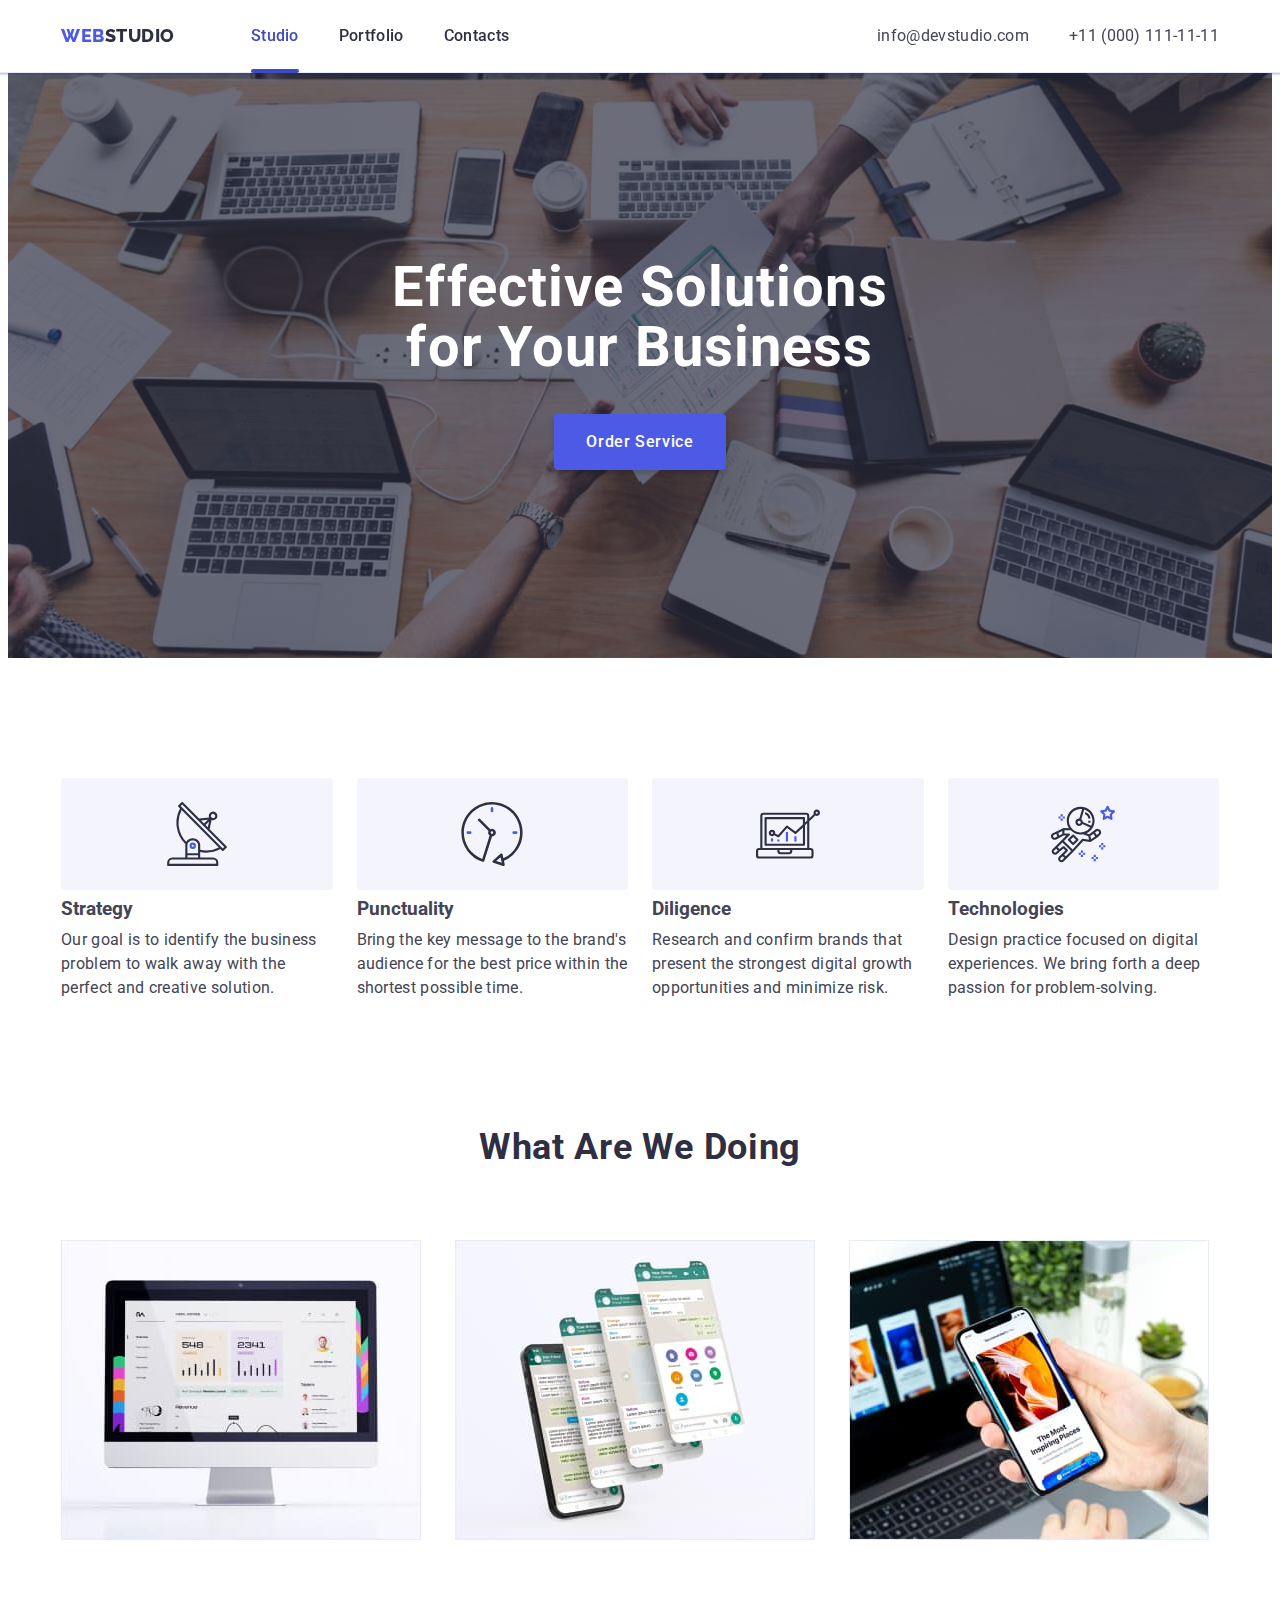
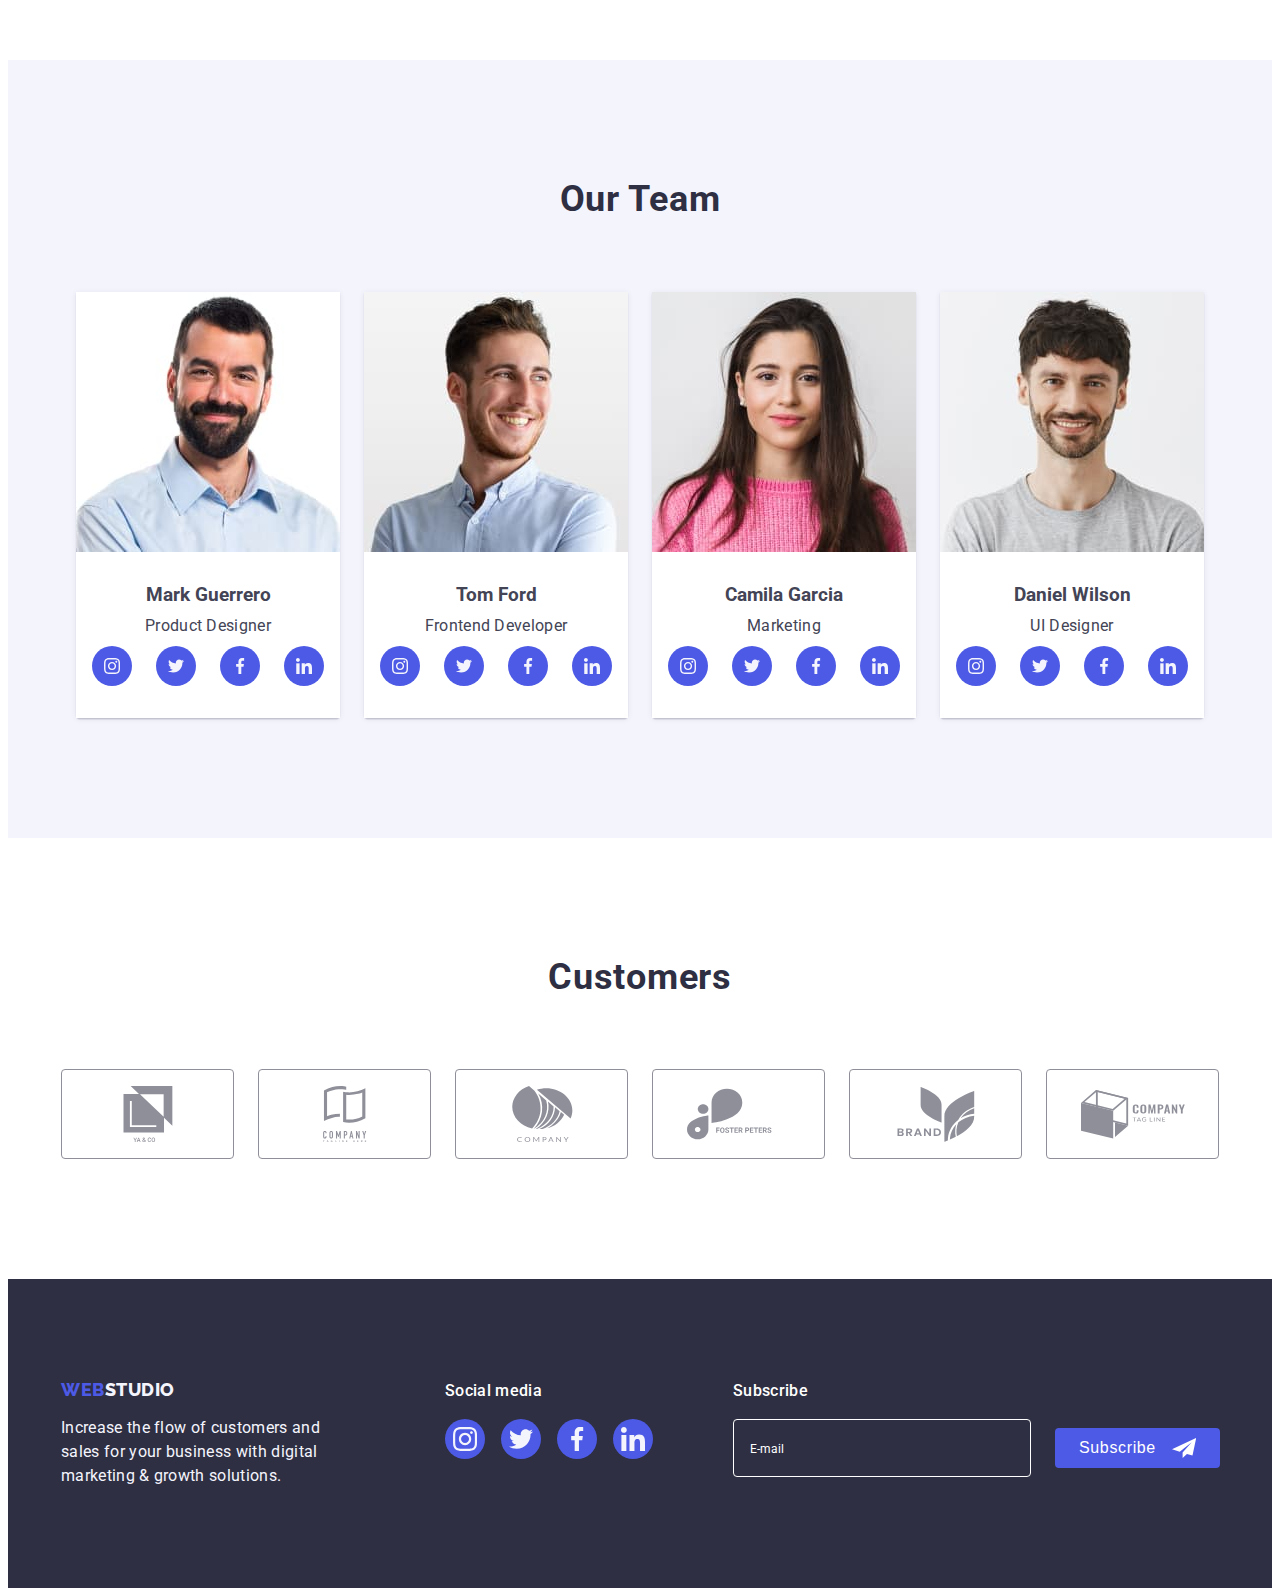
<file: index.html>
<!DOCTYPE html>
<html lang="en">
  <head>
    <meta charset="UTF-8" />
    <meta http-equiv="X-UA-Compatible" content="IE=edge" />
    <meta name="viewport" content="width=device-width, initial-scale=1.0" />
    <link rel="preconnect" href="https://fonts.googleapis.com" />
    <link rel="preconnect" href="https://fonts.gstatic.com" crossorigin />
    <link
      href="https://fonts.googleapis.com/css2?family=Raleway:wght@800&family=Roboto:wght@400;500;700;900&display=swap"
      rel="stylesheet"
    />
    <link
      rel="stylesheet"
      href="https://cdnjs.cloudflare.com/ajax/libs/modern-normalize/1.1.0/modern-normalize.min.css"
      integrity="sha512-wpPYUAdjBVSE4KJnH1VR1HeZfpl1ub8YT/NKx4PuQ5NmX2tKuGu6U/JRp5y+Y8XG2tV+wKQpNHVUX03MfMFn9Q=="
      crossorigin="anonymous"
      referrerpolicy="no-referrer"
    />
    <link rel="stylesheet" href="./css/styles.css" />
    <title>webstudio</title>
  </head>
  <body class="body">
    
    <!-- header -->
    <header class="header">
      <div class="container header-container">
        <nav class="navigation">
          <a class="logo link" href="./index.html"
            >Web<span class="studio">Studio</span></a
          >
          <ul class="list list-navigation">
            <li class="item-nav contact-nav-item">
              <a class="link link-nav active-nav" href="./index.html">Studio</a>
            </li>
            <li class="item-nav">
              <a class="link link-nav" href="./portfolio.html">Portfolio</a>
            </li>
            <li class="item-nav">
              <a class="link link-nav" href="">Contacts</a>
            </li>
          </ul>
        </nav>
        <button
          class="modal-open-btn js-open-menu"
          type="button"
          aria-expanded="false"
          aria-controls="mobile-menu"
        >
          <svg class="modal-open-btn-icon" width="32" height="32">
            <use href="./images/icons.svg#burger-icon"></use>
          </svg>
        </button>
        <address class="address">
          <ul class="list list-contact">
            <li class="item-contact">
              <a class="link link-contact" href="mailto:info@devstudio.com"
                >info@devstudio.com</a
              >
            </li>
            <li class="item-contact">
              <a class="link link-contact" href="tel:+110001111111"
                >+11 (000) 111-11-11</a
              >
            </li>
          </ul>
        </address>
        <div class="mobile-menu js-menu-container" id="mobile-menu">
          <div class="container mobile-menu-container">
            <button class="mobile-close-btn js-close-menu">
              <svg class="mobile-close-btn-icon" width="8" height="8">
                <use href="./images/icons.svg#vector-modal"></use>
              </svg>
            </button>
            <ul class="list list-menu">
              <li class="item-list-menu">
                <a class="link link-menu active-nav" href="./index.html">Studio</a>
              </li>
              <li class="item-list-menu">
                <a class="link link-menu" href="./portfolio.html">Portfolio</a>
              </li>
              <li class="item-list-menu">
                <a class="link link-menu" href="">Contacts</a>
              </li>
            </ul>
            <ul class="list contacts">
              <li class="item-contacts-tel">
                <a class="link link-contact link-tel active-nav" href="tel:+110001111111"
                  >+11 (000) 111-11-11</a
                >
              </li>
              <li class="item-contacts">
                <a
                  class="link link-contact link-email"
                  href="mailto:info@devstudio.com"
                  >info@devstudio.com</a
                >
              </li>
            </ul>
            <ul class="list mobile-social-list">
              <li class="mobile-social-list-item">
                <a class="mobile-social-link" href="">
                  <svg class="mobile-icon-social-link" width="24" height="24">
                    <use href="./images/icons.svg#icon-instagram"></use>
                  </svg>
                </a>
              </li>
              <li class="mobile-social-list-item">
                <a class="mobile-social-link" href="">
                  <svg class="mobile-icon-social-link" width="24" height="24">
                    <use href="./images/icons.svg#icon-twitter"></use>
                  </svg>
                </a>
              </li>
              <li class="mobile-social-list-item">
                <a class="mobile-social-link" href="">
                  <svg class="mobile-icon-social-link" width="24" height="24">
                    <use href="./images/icons.svg#icon-facebook"></use>
                  </svg>
                </a>
              </li>
              <li class="mobile-social-list-item">
                <a class="mobile-social-link" href="">
                  <svg class="mobile-icon-social-link" width="24" height="24">
                    <use href="./images/icons.svg#icon-linkedin"></use>
                  </svg>
                </a>
              </li>
            </ul>
          </div>
        </div>
      </div>
    </header>

    <main>
      <!-- hero -->
      <section class="hero">
        <div class="container hero-container">
          <h1 class="hero-title">Effective Solutions for Your Business</h1>
          <button class="hero-button" type="button" data-modal-open>
            Order Service
          </button>
        </div>
      </section>

      <!-- advantages -->

      <section class="advantages">
        <div class="container container-advantages">
          <h2 hidden class="title-hidden">Advantages</h2>
          <ul class="list list-advantages">
            <li class="list-item item-advantages">
              <div class="icon-container">
                <svg class="icon-advatages" width="64" height="64">
                  <use href="./images/icons.svg#icon-antenna"></use>
                </svg>
              </div>
              <h3 class="subtitle title-advantages">Strategy</h3>
              <p class="text">
                Our goal is to identify the business problem to walk away with
                the perfect and creative solution.
              </p>
            </li>
            <li class="list-item item-advantages">
              <div class="icon-container">
                <svg class="icon-advatages" width="64" height="64">
                  <use href="./images/icons.svg#icon-clock"></use>
                </svg>
              </div>
              <h3 class="subtitle title-advantages">Punctuality</h3>
              <p class="text">
                Bring the key message to the brand's audience for the best price
                within the shortest possible time.
              </p>
            </li>
            <li class="list-item item-advantages">
              <div class="icon-container">
                <svg class="icon-advatages" width="64" height="64">
                  <use href="./images/icons.svg#icon-diagram"></use>
                </svg>
              </div>
              <h3 class="subtitle title-advantages">Diligence</h3>
              <p class="text">
                Research and confirm brands that present the strongest digital
                growth opportunities and minimize risk.
              </p>
            </li>
            <li class="list-item item-advantages">
              <div class="icon-container">
                <svg class="icon-advatages" width="64" height="64">
                  <use href="./images/icons.svg#icon-astronaut"></use>
                </svg>
              </div>
              <h3 class="subtitle title-advantages">Technologies</h3>
              <p class="text">
                Design practice focused on digital experiences. We bring forth a
                deep passion for problem-solving.
              </p>
            </li>
          </ul>
        </div>
      </section>

      <!-- activity -->

      <section class="activity">
        <div class="container activity-container">
          <h2 class="section-title">What are we doing</h2>
          <ul class="list activity-list">
            <li class="item-activity">
              <img
                srcset="
                  ./images/desk-top-photo/comp.jpg    1x,
                  ./images/desk-top-photo/comp@2x.jpg 2x
                "
                src="./images/desk-top-photo/comp.jpg"
                alt="picture"
                width="360"
              />
            </li>
            <li class="item-activity">
              <img
                srcset="
                  ./images/desk-top-photo/phones.jpg    1x,
                  ./images/desk-top-photo/phones@2x.jpg 2x
                "
                src="./images/phones.jpg"
                alt="picture"
                width="360"
              />
            </li>
            <li class="item-activity">
              <img
                srcset="
                  ./images/desk-top-photo/telephone.jpg    1x,
                  ./images/desk-top-photo/telephone@2x.jpg 2x
                "
                src="./images/telephone.jpg"
                alt="picture"
                width="360"
              />
            </li>
          </ul>
        </div>
      </section>

      <!-- about team -->

      <section class="section-team">
        <div class="container">
          <h2 class="section-title">Our Team</h2>
          <ul class="list list-team">
            <li class="list-team-item">
              <img
                srcset="
                  ./images/desk-top-photo/mark1.jpg   1x,
                  ./images/desk-top-photo/mark@2x.jpg 2x
                "
                src="./images/desk-top-photo/mark1.jpg"
                alt="photo"
                width="264"
              />
              <div class="team-members">
                <h3 class="subtitle">Mark Guerrero</h3>
                <p class="text">Product Designer</p>
                <ul class="list social-list">
                  <li class="social-list-item">
                    <a class="social-link" href="">
                      <svg class="icon-social-link" width="16" height="16">
                        <use
                          class="icon-social-link"
                          href="./images/icons.svg#icon-instagram"
                        ></use>
                      </svg>
                    </a>
                  </li>
                  <li class="social-list-item">
                    <a class="social-link" href="">
                      <svg class="icon-social-link" width="16" height="16">
                        <use href="./images/icons.svg#icon-twitter"></use>
                      </svg>
                    </a>
                  </li>
                  <li class="social-list-item">
                    <a class="social-link" href="">
                      <svg class="icon-social-link" width="16" height="16">
                        <use href="./images/icons.svg#icon-facebook"></use>
                      </svg>
                    </a>
                  </li>
                  <li class="social-list-item">
                    <a class="social-link" href="">
                      <svg class="icon-social-link" width="16" height="16">
                        <use href="./images/icons.svg#icon-linkedin"></use>
                      </svg>
                    </a>
                  </li>
                </ul>
              </div>
            </li>
            <li class="list-team-item">
              <img
                srcset="
                  ./images/desk-top-photo/tom1.jpg   1x,
                  ./images/desk-top-photo/tom@2x.jpg 2x
                "
                src="./images/desk-top-photo/tom1.jpg"
                alt="photo"
                width="264"
              />
              <div class="team-members">
                <h3 class="subtitle">Tom Ford</h3>
                <p class="text">Frontend Developer</p>
                <ul class="list social-list">
                  <li class="social-list-item">
                    <a class="social-link" href="">
                      <svg class="icon-social-link" width="16" height="16">
                        <use
                          class="icon-social-link"
                          href="./images/icons.svg#icon-instagram"
                        ></use>
                      </svg>
                    </a>
                  </li>
                  <li class="social-list-item">
                    <a class="social-link" href="">
                      <svg class="icon-social-link" width="16" height="16">
                        <use href="./images/icons.svg#icon-twitter"></use>
                      </svg>
                    </a>
                  </li>
                  <li class="social-list-item">
                    <a class="social-link" href="">
                      <svg class="icon-social-link" width="16" height="16">
                        <use href="./images/icons.svg#icon-facebook"></use>
                      </svg>
                    </a>
                  </li>
                  <li class="social-list-item">
                    <a class="social-link" href="">
                      <svg class="icon-social-link" width="16" height="16">
                        <use href="./images/icons.svg#icon-linkedin"></use>
                      </svg>
                    </a>
                  </li>
                </ul>
              </div>
            </li>
            <li class="list-team-item">
              <img
                srcset="
                  ./images/desk-top-photo/camila1.jpg   1x,
                  ./images/desk-top-photo/camila@2x.jpg 2x
                "
                src="./images/desk-top-photo/camila1.jpg"
                alt="photo"
                width="264"
              />

              <div class="team-members">
                <h3 class="subtitle">Camila Garcia</h3>
                <p class="text">Marketing</p>
                <ul class="list social-list">
                  <li class="social-list-item">
                    <a class="social-link" href="">
                      <svg class="icon-social-link" width="16" height="16">
                        <use
                          class="icon-social-link"
                          href="./images/icons.svg#icon-instagram"
                        ></use>
                      </svg>
                    </a>
                  </li>
                  <li class="social-list-item">
                    <a class="social-link" href="">
                      <svg class="icon-social-link" width="16" height="16">
                        <use href="./images/icons.svg#icon-twitter"></use>
                      </svg>
                    </a>
                  </li>
                  <li class="social-list-item">
                    <a class="social-link" href="">
                      <svg class="icon-social-link" width="16" height="16">
                        <use href="./images/icons.svg#icon-facebook"></use>
                      </svg>
                    </a>
                  </li>
                  <li class="social-list-item">
                    <a class="social-link" href="">
                      <svg class="icon-social-link" width="16" height="16">
                        <use href="./images/icons.svg#icon-linkedin"></use>
                      </svg>
                    </a>
                  </li>
                </ul>
              </div>
            </li>
            <li class="list-team-item">
              <img
                srcset="
                  ./images/desk-top-photo/daniel1.jpg   1x,
                  ./images/desk-top-photo/daniel@2x.jpg 2x
                "
                src="./images/desk-top-photo/daniel1.jpg"
                alt="photo"
                width="264"
              />
              <div class="team-members">
                <h3 class="subtitle">Daniel Wilson</h3>
                <p class="text">UI Designer</p>
                <ul class="list social-list">
                  <li class="social-list-item">
                    <a class="social-link" href="">
                      <svg class="icon-social-link" width="16" height="16">
                        <use
                          class="icon-social-link"
                          href="./images/icons.svg#icon-instagram"
                        ></use>
                      </svg>
                    </a>
                  </li>
                  <li class="social-list-item">
                    <a class="social-link" href="">
                      <svg class="icon-social-link" width="16" height="16">
                        <use href="./images/icons.svg#icon-twitter"></use>
                      </svg>
                    </a>
                  </li>
                  <li class="social-list-item">
                    <a class="social-link" href="">
                      <svg class="icon-social-link" width="16" height="16">
                        <use href="./images/icons.svg#icon-facebook"></use>
                      </svg>
                    </a>
                  </li>
                  <li class="social-list-item">
                    <a class="social-link" href="">
                      <svg class="icon-social-link" width="16" height="16">
                        <use href="./images/icons.svg#icon-linkedin"></use>
                      </svg>
                    </a>
                  </li>
                </ul>
              </div>
            </li>
          </ul>
        </div>
      </section>

      <!-- customers -->

      <section class="section-customers">
        <div class="container customers-container">
          <h2 class="section-title customers">Customers</h2>
          <ul class="list list-customers">
            <li class="item-list-customers">
              <a class="link-customers link" href="">
                <svg class="icon-customers" width="104" height="56">
                  <use href="./images/icons.svg#group"></use>
                </svg>
              </a>
            </li>
            <li class="item-list-customers">
              <a class="link-customers" href="">
                <svg class="icon-customers" width="104" height="56">
                  <use href="./images/icons.svg#group-1"></use>
                </svg>
              </a>
            </li>
            <li class="item-list-customers">
              <a class="link-customers" href="">
                <svg class="icon-customers" width="104" height="56">
                  <use href="./images/icons.svg#group-2"></use>
                </svg>
              </a>
            </li>
            <li class="item-list-customers">
              <a class="link-customers" href="">
                <svg class="icon-customers" width="104" height="56">
                  <use href="./images/icons.svg#group-3"></use>
                </svg>
              </a>
            </li>
            <li class="item-list-customers">
              <a class="link-customers" href="">
                <svg class="icon-customers" width="104" height="56">
                  <use href="./images/icons.svg#group-4"></use>
                </svg>
              </a>
            </li>
            <li class="item-list-customers">
              <a class="link-customers" href="">
                <svg class="icon-customers" width="104" height="56">
                  <use href="./images/icons.svg#group-5"></use>
                </svg>
              </a>
            </li>
          </ul>
        </div>
      </section>
    </main>
    <!-- ===footer====== -->

    <footer class="footer">
      <div class="container container-footer">
        <div class="logo-footer">
          <a class="logo link logo-link" href="./index.html"
            >Web<span class="studio-footer">Studio</span>
          </a>
          <p class="text-footer">
            Increase the flow of customers and sales for your business with
            digital marketing & growth solutions.
          </p>
        </div>
        <div class="social-media">
          <p class="subtitle-footer">Social media</p>
          <ul class="list footer-social-list">
            <li class="item-footer-social-list">
              <a class="link-footer-social-list" href="">
                <svg class="icon-footer-social-list" width="24" height="24">
                  <use href="./images/icons.svg#icon-instagram"></use>
                </svg>
              </a>
            </li>
            <li class="item-footer-social-list">
              <a class="link-footer-social-list" href="">
                <svg class="icon-footer-social-list" width="24" height="24">
                  <use href="./images/icons.svg#icon-twitter"></use>
                </svg>
              </a>
            </li>
            <li class="item-footer-social-list">
              <a class="link-footer-social-list" href="">
                <svg class="icon-footer-social-list" width="24" height="24">
                  <use href="./images/icons.svg#icon-facebook"></use>
                </svg>
              </a>
            </li>
            <li class="item-footer-social-list">
              <a class="link-footer-social-list" href="">
                <svg class="icon-footer-social-list" width="24" height="24">
                  <use href="./images/icons.svg#icon-linkedin"></use>
                </svg>
              </a>
            </li>
          </ul>
        </div>
        <form class="subscribe-form">
          <p class="subtitle-footer">Subscribe</p>
          <div class="subscribe-container">
            <label class="subscribe-label">
              <input
                class="useremail-input"
                type="email"
                name="useremail"
                placeholder="E-mail"
                required
              />
            </label>
            <button class="subscribe-button" type="submit">
              Subscribe
              <svg class="subscribe-icon" width="24" height="24">
                <use href="./images/icons.svg#telegram"></use>
              </svg>
            </button>
          </div>
        </form>
      </div>
    </footer>

    <!-- =====modal-window==== -->

    <div class="backdrop is-hidden" data-modal>
      <div class="modal-window">
        <button class="modal-close-btm" type="button" data-modal-close>
          <svg class="modal-icon" width="8" height="8">
            <use href="./images/icons.svg#vector-modal"></use>
          </svg>
        </button>
        <form class="modal-form">
          <p class="title-modal">
            Leave your contacts and we will call you back
          </p>
          <label class="modal-active-field">
            <span class="text-modal">Name</span>
            <span class="wrap-modal-icon">
              <input
                class="modal-form-input"
                type="text"
                name="username"
                autofocus
                required
                minlength="2"
              />
              <svg class="icon-contact" width="12" height="12">
                <use href="./images/icons.svg#name"></use>
              </svg>
            </span>
          </label>
          <label class="modal-active-field">
            <span class="text-modal">Phone</span>
            <span class="wrap-modal-icon">
              <input
                class="modal-form-input"
                type="tel"
                name="usertel"
                required
                pattern="^[0-9]"
                title="xxx-xxx-xx-xx"
              />
              <svg class="icon-contact" width="13" height="13">
                <use href="./images/icons.svg#tel"></use>
              </svg>
            </span>
          </label>
          <label class="modal-active-field">
            <span class="text-modal">Email</span>
            <span class="wrap-modal-icon">
              <input class="modal-form-input" type="email" name="useremail" />
              <svg class="icon-contact" width="15" height="12">
                <use href="./images/icons.svg#email"></use>
              </svg>
            </span>
          </label>
          <label>
            <span class="text-modal">Comment</span>
            <textarea
              class="modal-form-message"
              name="usermessage"
              placeholder="Text input"
            ></textarea>
          </label>
          <input
            class="hidden-checkbox"
            type="checkbox"
            name="checkbox"
            id="privacy-policy"
          />
          <label class="modal-checkbox" for="privacy-policy">
            <svg class="icon-agree" width="10" height="8">
              <use href="./images/icons.svg#agree"></use>
            </svg>
            I accept the terms and conditions of the
            <a class="link-modal" href="">&nbsp;Privacy Policy </a>
          </label>
          <button class="button-send" type="submit">Send</button>
        </form>
      </div>
    </div>
    <script defer src="./js/modal.js"></script>
    <script defer src="./js/mobile-menu.js"></script>
  </body>
</html>
</file>
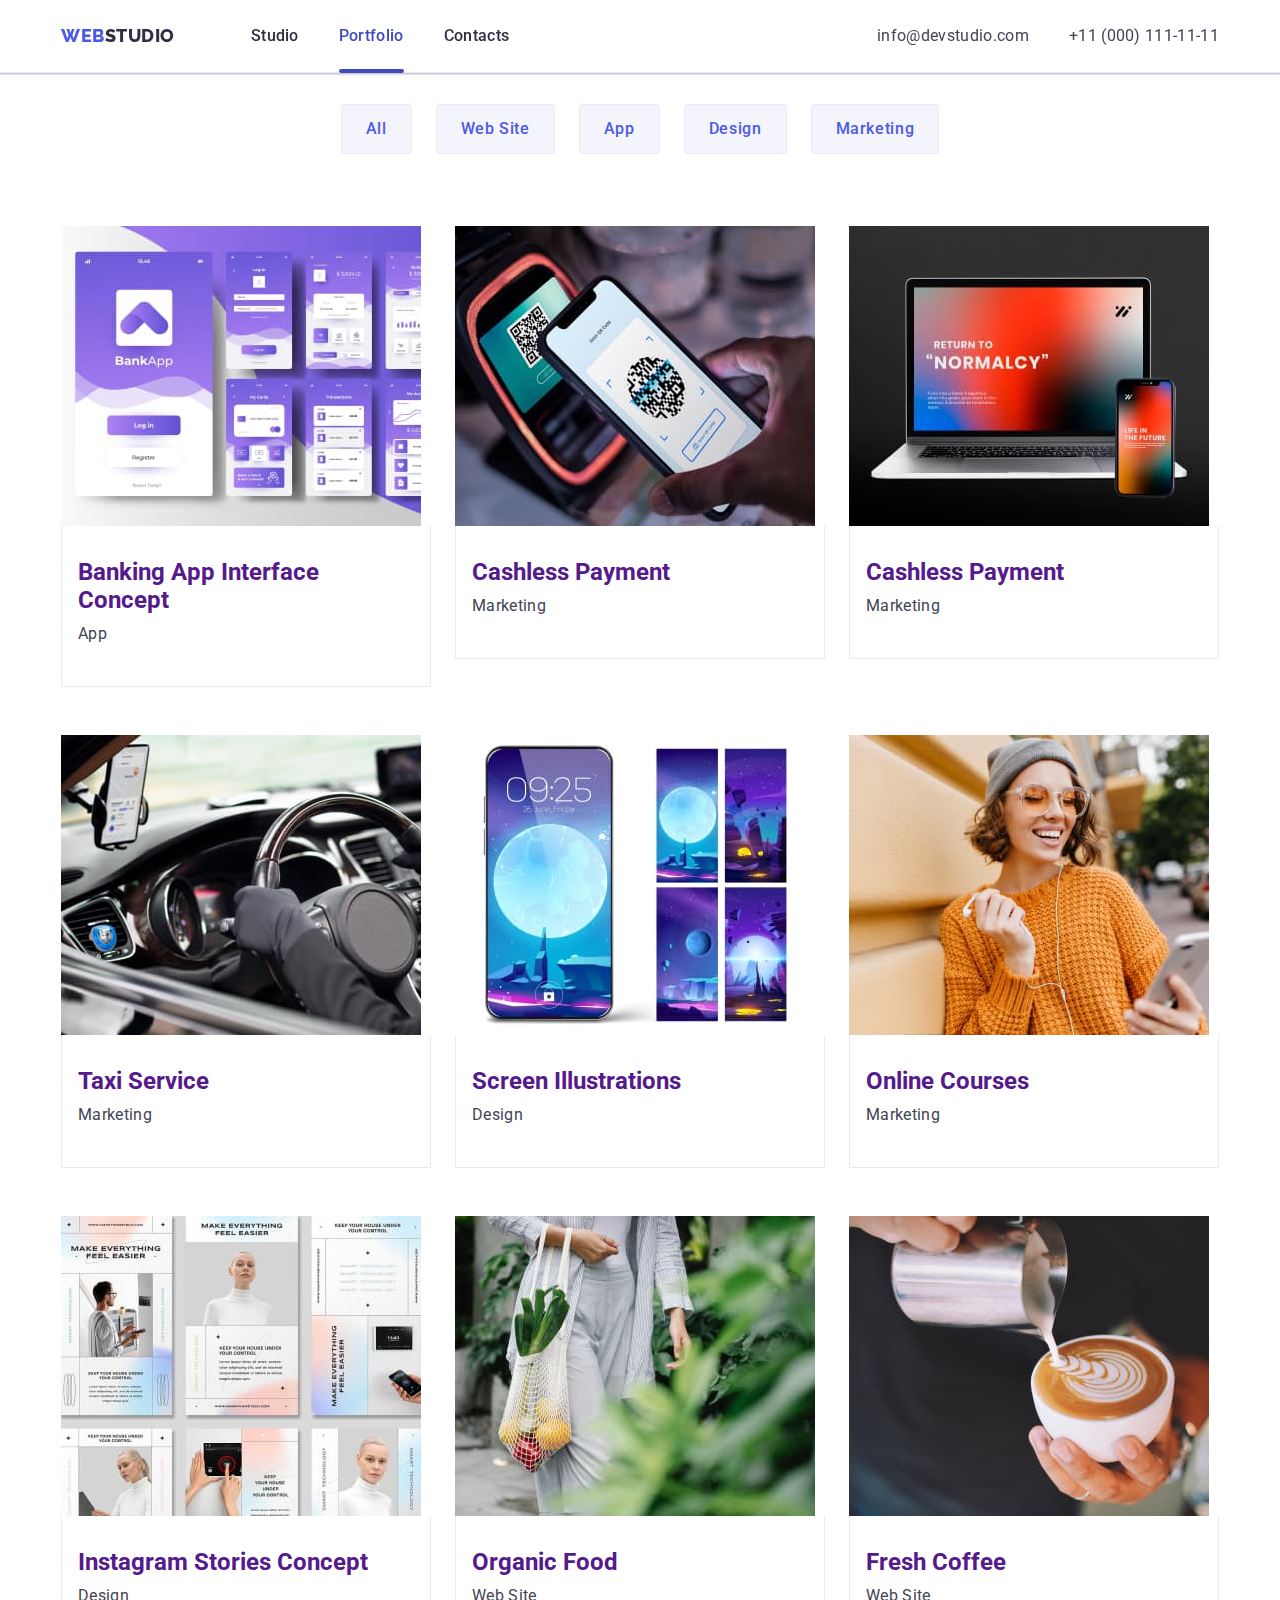
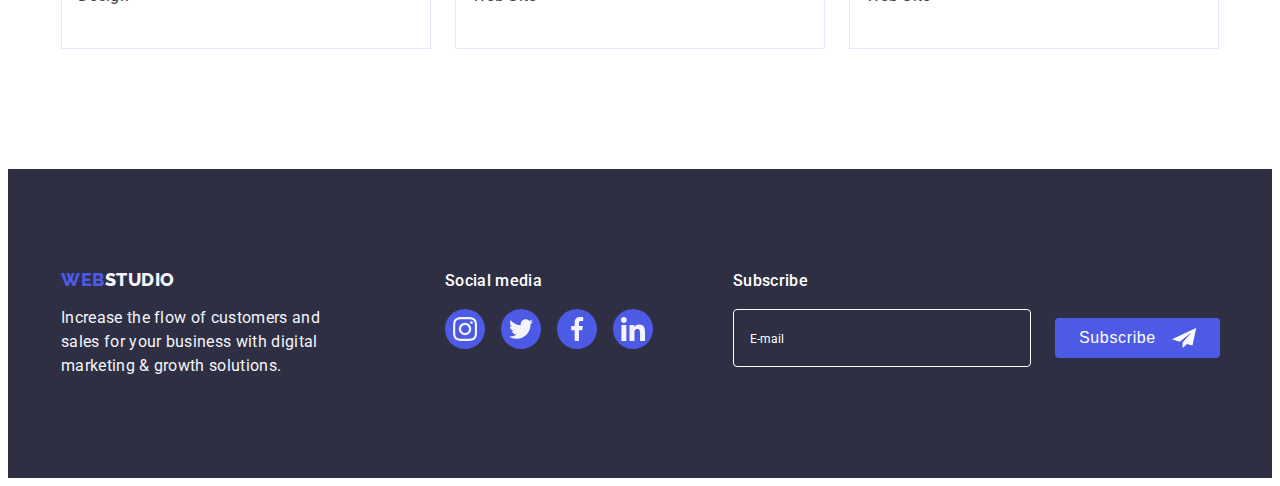
<file: portfolio.html>
<!DOCTYPE html>
<html lang="en">
  <head>
    <meta charset="UTF-8" />
    <meta http-equiv="X-UA-Compatible" content="IE=edge" />
    <meta name="viewport" content="width=device-width, initial-scale=1.0" />
    <link rel="preconnect" href="https://fonts.googleapis.com" />
    <link rel="preconnect" href="https://fonts.gstatic.com" crossorigin />
    <link
      href="https://fonts.googleapis.com/css2?family=Raleway:wght@800&family=Roboto:wght@400;500;700;900&display=swap"
      rel="stylesheet"
    />
    <link
      rel="stylesheet"
      href="https://cdnjs.cloudflare.com/ajax/libs/modern-normalize/1.1.0/modern-normalize.min.css"
      integrity="sha512-wpPYUAdjBVSE4KJnH1VR1HeZfpl1ub8YT/NKx4PuQ5NmX2tKuGu6U/JRp5y+Y8XG2tV+wKQpNHVUX03MfMFn9Q=="
      crossorigin="anonymous"
      referrerpolicy="no-referrer"
    />
    <link rel="stylesheet" href="css/styles.css" />
    <title>Portfolio</title>
  </head>
  <body class="body body_portfolio">
    <!-- header -->
    <header class="header">
      <div class="container header-container">
        <nav class="navigation">
          <a class="logo link" href="./index.html"
            >Web<span class="studio">Studio</span>
          </a>
          <ul class="list list-navigation">
            <li class="item-nav">
              <a class="link link-nav" href="./index.html">Studio</a>
            </li>
            <li class="item-nav">
              <a class="link link-nav active-nav" href="./portfolio.html"
                >Portfolio</a
              >
            </li>
            <li class="item-nav">
              <a class="link link-nav" href="">Contacts</a>
            </li>
          </ul>
        </nav>
        <address class="address">
          <ul class="list list-contact">
            <li class="item-contact">
              <a class="link link-contact" href="mailto:info@devstudio.com"
                >info@devstudio.com</a
              >
            </li>
            <li class="item-contact">
              <a class="link link-contact" href="tel:+110001111111"
                >+11 (000) 111-11-11</a
              >
            </li>
          </ul>
        </address>
      </div>
    </header>
    <main>
      <section class="portfolio">
        <!--==== buttons====== -->
        <div class="container">
          <h1 hidden>Portfolio</h1>

          <ul class="list list-button">
            <li class="item-button">
              <button class="button-portfolio" type="button">All</button>
            </li>
            <li class="item-button">
              <button class="button-portfolio" type="button">Web Site</button>
            </li>
            <li class="item-button">
              <button class="button-portfolio" type="button">App</button>
            </li>
            <li class="item-button">
              <button class="button-portfolio" type="button">Design</button>
            </li>
            <li class="item-button">
              <button class="button-portfolio" type="button">Marketing</button>
            </li>
          </ul>

          <!-- ====filtres ==== -->
          <ul class="list list-portfolio">
            <li class="item-list-portfolio">
              <a class="link link-portfolio" href="">
                <div class="card-wrap">
                  <img
                    src="./images/portfolio-photo/add.jpg"
                    alt="picture"
                    width="360"
                    height="300"
                  />
                  <p class="text-card">
                    14 Stylish and User-Friendly App Design Concepts · Task
                    Manager App · Calorie Tracker App · Exotic Fruit Ecommerce
                    App · Cloud Storage App
                  </p>
                </div>

                <div class="category">
                  <h2 class="subtitle">Banking App Interface Concept</h2>
                  <p class="text text-portfolio">App</p>
                </div>
              </a>
            </li>
            <li class="item-list-portfolio">
              <a class="link link-portfolio" href="">
                <div class="card-wrap">
                  <img
                    src="./images/portfolio-photo/cachless-pay.jpg"
                    alt="picture"
                    width="360"
                    height="300"
                  />
                  <p class="text-card">
                    14 Stylish and User-Friendly App Design Concepts · Task
                    Manager App · Calorie Tracker App · Exotic Fruit Ecommerce
                    App · Cloud Storage App
                  </p>
                </div>

                <div class="category">
                  <h2 class="subtitle">Cashless Payment</h2>
                  <p class="text text-portfolio">Marketing</p>
                </div>
              </a>
            </li>
            <li class="item-list-portfolio">
              <a class="link link-portfolio" href="">
                <div class="card-wrap">
                  <img
                    src="./images/portfolio-photo/meditations.jpg"
                    alt="picture"
                    width="360"
                    height="300"
                  />
                  <p class="text-card">
                    14 Stylish and User-Friendly App Design Concepts · Task
                    Manager App · Calorie Tracker App · Exotic Fruit Ecommerce
                    App · Cloud Storage App
                  </p>
                </div>

                <div class="category">
                  <h2 class="subtitle">Cashless Payment</h2>
                  <p class="text text-portfolio">Marketing</p>
                </div>
              </a>
            </li>
            <li class="item-list-portfolio">
              <a class="link link-portfolio" href="">
                <div class="card-wrap">
                  <img
                    src="./images/portfolio-photo/taxi.jpg"
                    alt="picture"
                    width="360"
                    height="300"
                  />
                  <p class="text-card">
                    14 Stylish and User-Friendly App Design Concepts · Task
                    Manager App · Calorie Tracker App · Exotic Fruit Ecommerce
                    App · Cloud Storage App
                  </p>
                </div>

                <div class="category">
                  <h2 class="subtitle">Taxi Service</h2>
                  <p class="text text-portfolio">Marketing</p>
                </div>
              </a>
            </li>
            <li class="item-list-portfolio">
              <a class="link link-portfolio" href="">
                <div class="card-wrap">
                  <img
                    src="./images/portfolio-photo/illustrations.jpg"
                    alt="picture"
                    width="360"
                    height="300"
                  />
                  <p class="text-card">
                    14 Stylish and User-Friendly App Design Concepts · Task
                    Manager App · Calorie Tracker App · Exotic Fruit Ecommerce
                    App · Cloud Storage App
                  </p>
                </div>

                <div class="category">
                  <h2 class="subtitle">Screen Illustrations</h2>
                  <p class="text text-portfolio">Design</p>
                </div>
              </a>
            </li>
            <li class="item-list-portfolio">
              <a class="link link-portfolio" href="">
                <div class="card-wrap">
                  <img
                    src="./images/portfolio-photo/online-courses.jpg"
                    alt="picture"
                    width="360"
                    height="300"
                  />
                  <p class="text-card">
                    14 Stylish and User-Friendly App Design Concepts · Task
                    Manager App · Calorie Tracker App · Exotic Fruit Ecommerce
                    App · Cloud Storage App
                  </p>
                </div>

                <div class="category">
                  <h2 class="subtitle">Online Courses</h2>
                  <p class="text text-portfolio">Marketing</p>
                </div>
              </a>
            </li>
            <li class="item-list-portfolio">
              <a class="link link-portfolio" href="">
                <div class="card-wrap">
                  <img
                    src="./images/portfolio-photo/instagram.jpg"
                    alt="picture"
                    width="360"
                    height="300"
                  />
                  <p class="text-card">
                    14 Stylish and User-Friendly App Design Concepts · Task
                    Manager App · Calorie Tracker App · Exotic Fruit Ecommerce
                    App · Cloud Storage App
                  </p>
                </div>

                <div class="category">
                  <h2 class="subtitle">Instagram Stories Concept</h2>
                  <p class="text text-portfolio">Design</p>
                </div>
              </a>
            </li>
            <li class="item-list-portfolio">
              <a class="link link-portfolio" href="">
                <div class="card-wrap">
                  <img
                    src="./images/portfolio-photo/organic-food.jpg"
                    alt="picture"
                    width="360"
                    height="300"
                  />
                  <p class="text-card">
                    14 Stylish and User-Friendly App Design Concepts · Task
                    Manager App · Calorie Tracker App · Exotic Fruit Ecommerce
                    App · Cloud Storage App
                  </p>
                </div>
                <div class="category">
                  <h2 class="subtitle">Organic Food</h2>
                  <p class="text text-portfolio">Web Site</p>
                </div>
              </a>
            </li>
            <li class="item-list-portfolio">
              <a class="link link-portfolio" href="">
                <div class="card-wrap">
                  <img
                    src="./images/portfolio-photo/coffee.jpg"
                    alt="picture"
                    width="360"
                    height="300"
                  />
                  <p class="text-card">
                    14 Stylish and User-Friendly App Design Concepts · Task
                    Manager App · Calorie Tracker App · Exotic Fruit Ecommerce
                    App · Cloud Storage App
                  </p>
                </div>
                <div class="category">
                  <h2 class="subtitle">Fresh Coffee</h2>
                  <p class="text text-portfolio">Web Site</p>
                </div>
              </a>
            </li>
          </ul>
        </div>
      </section>
    </main>
    <!-- ===footer=== -->
    <footer class="footer">
      <div class="container container-footer">
        <div class="logo-footer">
          <a class="logo link logo-link" href="./index.html"
            >Web<span class="studio-footer">Studio</span>
          </a>
          <p class="text-footer">
            Increase the flow of customers and sales for your business with
            digital marketing & growth solutions.
          </p>
        </div>
        <div class="social-media">
          <p class="subtitle-footer">Social media</p>
          <ul class="list footer-social-list">
            <li class="item-footer-social-list">
              <a class="link-footer-social-list" href="">
                <svg class="icon-footer-social-list" width="24" height="24">
                  <use href="./images/icons.svg#icon-instagram"></use>
                </svg>
              </a>
            </li>
            <li class="item-footer-social-list">
              <a class="link-footer-social-list" href="">
                <svg class="icon-footer-social-list" width="24" height="24">
                  <use href="./images/icons.svg#icon-twitter"></use>
                </svg>
              </a>
            </li>
            <li class="item-footer-social-list">
              <a class="link-footer-social-list" href="">
                <svg class="icon-footer-social-list" width="24" height="24">
                  <use href="./images/icons.svg#icon-facebook"></use>
                </svg>
              </a>
            </li>
            <li class="item-footer-social-list">
              <a class="link-footer-social-list" href="">
                <svg class="icon-footer-social-list" width="24" height="24">
                  <use href="./images/icons.svg#icon-linkedin"></use>
                </svg>
              </a>
            </li>
          </ul>
        </div>
        <form class="subscribe-form">
          <p class="subtitle-footer">Subscribe</p>
          <div class="subscribe-container">
            <label class="subscribe-label">
              <input
                class="useremail-input"
                type="email"
                name="useremail"
                placeholder="E-mail"
                required
              />
            </label>
            <button class="subscribe-button" type="submit">
              Subscribe
              <svg class="subscribe-icon" width="24" height="24">
                <use href="./images/icons.svg#telegram"></use>
              </svg>
            </button>
          </div>
        </form>
      </div>
    </footer>
  </body>
</html>
</file>
<file: css/styles.css>
.body {
  font-family: "Roboto", sans-serif;
  background-color: var(--primary-background);
  color: var(--primary-color);
}
:root {
  --navy-blue: #2E2F42;
  --iris: #4D5AE5;
  --primary-color: #434455;
  --primary-background: #ffffff;
  --secondary-color: #2e2f42;
  --hover-focus: #404bbf;
  --button-color: #4d5ae5;
  --secondary-background: #f4f4fd;
  --background-modal: #FCFCFC;
  --border-color: #e7e9fc;
  --icon-color:#8e8f99;
  --secondary-hover-focus: #31d0aa;
  --transition: 250ms cubic-bezier(0.4, 0, 0.2, 1);
}
/* =====style none===== */
.list {
  list-style: none;
}
.link {
  text-decoration: none;
}
ul {
  margin: 0;
  padding: 0;
  padding-left: 0;
}
h1,
h2,
h3,
h4,
p {
  margin: 0;
  padding: 0;
}
img {
  display: block;
}
/*------------- header style------------------ */
/* ===container=== */
.container {
  width: 100%;
  margin-left: auto;
  margin-right: auto;
  padding-left: 15px;
  padding-right: 15px;
}
@media  screen and (min-width:428px) {
  .container {
    width: 428px;
    
  }
}
@media screen and (min-width: 768px){
  .container{
    width: 768px;
  }
}
@media screen and (min-width:1158px) {
  .container{
    width: 1158px;
  }
}
@media screen and (max-width: 767px) {
  .list-navigation{
    display: none;
  }
  .address{ 
    display: none;
  }
  .container{
    padding-left: 16px;
    padding-right: 16px;
  }

    .modal-open-btn {
      margin-left: auto;
      border: 0;
      background-color: transparent;
      padding: 0;
      line-height: 0;
      display: block;
      padding: 24px 0 22px;
    }
  
    .modal-open-btn-icon {
      fill: var(--secondary-color)
    }
  
    .mobile-menu {
      position: fixed;
      top: 0;
      left: 0;
      width: 100%;
      height: 100%;
      background-color: var(--primary-background);
      opacity: 0;
      visibility: hidden;
      pointer-events: none;
      transition: opasity var(--transition),
      visibility var(--transition);
      padding: 24px;
  
    }
  
    .mobile-menu-container {
      position: relative;
      padding: 55px 11px 16px 16px;
      display: flex;
      flex-direction: column;
      height: 100%;
    }
  
    .mobile-close-btn {
      position: absolute;
      top: 0;
      right: 0;
      width: 24px;
      height: 24px;
      border-radius: 50%;
      background-color: transparent;
      border: 1px solid var(--border-color);
      padding: 0;
      cursor: pointer;
      display: flex;
      align-items: center;
      justify-content: center;
      transition: background-color var(--transition),
        border var(--transition);
    }
  
    .mobile-close-btn {
      fill: var(--secondary-color);
      transition: fill var(--transition);
    }
  
    .mobile-close-btn:hover,
    .mobile-close-btn:focus {
      background-color: var(--hover-focus);
      border: none;
    }
  
    .mobile-close-btn:hover>.mobile-close-btn-icon,
    .mobile-close-btn:focus>.mobile-close-btn-icon {
      fill: var(--primary-background);
    }
  
    .item-list-menu:not(:last-child) {
      margin-bottom: 40px;
    }
    
    .link-menu {
      font-weight: 700;
      font-size: 36px;
      line-height: 1.11;
      letter-spacing: 0.02em;
      color: var(--secondary-color);
      transition: color var(--transition);
    }
    
        .active-nav {
          color: var(--hover-focus);
        }
    .item-list-menu>.link-menu:hover,
    .item-list-menu>.link-menu:focus {
      color: var(--hover-focus);
    }
  
    .list-menu {
      margin-bottom: auto;
    }
  
    .link-tel {
      font-weight: 700;
      font-size: 36px;
      line-height: 1.11;
      letter-spacing: 0.02em;
      text-transform: capitalize;
  
    }
  
    .item-contacts-tel {
      margin-bottom: 40px;
    }
  
    .link-email {
      font-weight: 500;
      font-size: 20px;
      line-height: 1.2;
      letter-spacing: 0.02em;
      color: var(--primary-color);
  
      transition: color var(--transition);
    }
  
    .link-contact:hover,
    .link-contact:focus {
      color: var(--hover-focus);
    }
  
    .contacts {
      margin-bottom: 48px;
    }
  
    .social-list {
      margin-top: 8px;
    }
  
    .mobile-social-list {
      display: flex;
      justify-content: space-between;
      align-items: center;
  
    }
  
    .mobile-icon-social-link {
      fill: var(--secondary-background);
    }
  
    .mobile-social-link {
      width: 40px;
      height: 40px;
      display: flex;
      justify-content: center;
      align-items: center;
      border-radius: 50%;
      background-color: var(--button-color);
      transition: background-color var(--transition);
    }
  
    .mobile-social-link:hover,
    .mobile-social-link:focus {
      background-color: var(--hover-focus);
    }
  
    .mobile-menu.is-open {
      opacity: 1;
      visibility: visible;
      pointer-events: auto;
    }
}
.logo {
  font-family: "Raleway", sans-serif;
  font-weight: 800;
  font-size: 18px;
  line-height: 1.17;
  letter-spacing: 0.03em;
  text-transform: uppercase;
  color: var(--button-color);
}

.logo .studio {
  color: var(--secondary-color);
}
.header {
  position: fixed;
  top: 0;
  left: 0;
  width: 100%;
  z-index: 90;
  background-color: var(--primary-background);
}
.header-container{
  display: flex;
  align-items: center;
  justify-content: center;
}
@media screen and (min-width:768px) {
  .modal-open-btn{
    display:none;
  }
  .mobile-menu{
    display: none;
  }
 .header-container {
      border-bottom: var(--border-color) 1px;
      display: flex;
        align-self: center;
        justify-content: center;
  }
}
@media screen and (min-width:768px) {
  .header{
    border-bottom: 1px solid var(--border-color);
      box-shadow:
        0px 1px 6px 0px #2E2F4214,
        0px 1px 1px 0px #2E2F4229,
        0px 2px 1px 0px #2E2F4214;
  }
    .link-nav {
      font-weight: 500;
      font-size: 16px;
      line-height: 1.5;
      letter-spacing: 0.02em;
      color: var(--secondary-color);
      display: block;
      padding-top: 24px;
      padding-bottom: 24px;
      position: relative;
      transition: color var(--transition);
    }
  
    .link-nav::after {
      content: '';
      width: 100%;
      height: 4px;
      border-radius: 2px;
  
      display: block;
      position: absolute;
      left: 0;
      bottom: -1px;
    }
  
    .link-nav.active-nav::after {
      background-color: var(--hover-focus);
    }
  
    .active-nav {
      color: var(--hover-focus);
    }
  
    .link-nav:hover,
    .link-nav:focus {
      color: var(--hover-focus);
  
    }
  
    .address {
      font-style: normal;
    }
  
    .link-contact {
      font-style: normal;
      font-size: 16px;
      line-height: 1.5;
      letter-spacing: 0.02em;
      color: var(--primary-color);
      transition: color var(--transition);
    }
  
    .link-contact:focus,
    .link-contact:hover {
      color: var(--hover-focus);
    }
  
    .list-navigation {
      display: flex;
      gap: 40px;
    }
    
    .navigation {
      display: flex;
      align-items: center;
    }
    .logo {
     margin-right: 76px;
    }
   .address {
     margin-left: auto;
   }
}
@media screen and (min-width:1158px) {
  .list-contact {
      display: flex;
      gap: 40px;
      align-items: center;
      justify-content: center;
    }
        
}
  
/*==== hero==== */
.hero {
  background-image: linear-gradient(rgba(46, 47, 66, 0.7), rgba(46, 47, 66, 0.7)),
    url(../images/mobal-photo/Dark-bg.jpg); 
  background-repeat: no-repeat;
  background-position: center;
  background-size: cover;
  background-color: var(--secondary-color);
  padding-top: 112px;
  padding-bottom: 112px;
  margin-right: auto;
  margin-left: auto;
  margin-top: 70px;
  max-width: 1440px;
}
@media screen and (min-width:1158px) {
  .hero {
    padding-top: 188px;
    padding-bottom: 188px;
  }
}
.hero-container {
  margin-left: auto;
  margin-right: auto;
  text-align: center;
}

.hero-button {
  font-family: "Roboto", sans-serif;
  font-weight: 500;
  font-size: 16px;
  line-height: 1.5;
  letter-spacing: 0.04em;
  background: var(--button-color);
  color: var(--primary-background);
  cursor: pointer;
  min-width: 169px;
  display: block;
  margin-left: auto;
  margin-right: auto;
  padding: 16px 32px;
  box-shadow: 0px 4px 4px rgba(0, 0, 0, 0.15);
  border-radius: 4px;
  border: none;
  transition: background-color 250ms cubic-bezier(0.4, 0, 0.2, 1);
}

.hero-button:hover,
.hero-button:focus {
  background: var(--hover-focus);
}
@media screen and (max-width:767px) {
  
  .hero-title {
    font-weight: 700;
    font-size: 36px;
    line-height: 1.11;
    text-align: center;
    letter-spacing: 0.02em;
    color: var(--primary-background);

    max-width: 320px;
    text-align: center;
    margin-left: auto;
    margin-right: auto;
    margin-bottom: 72px;
  }
}
@media screen and (min-device-pixel-ratio) and (max-width:767px),
       screen and (min-resolution: 192dpi) and (max-width:767px),
       screen and (min-resolution: 2dppx) and (max-width:767px) {
  .hero{
    background-image: linear-gradient(rgba(46, 47, 66, 0.7), rgba(46, 47, 66, 0.7)),
        url(../images/mobal-photo/Dark-bg@2x.jpg);
  }
}
@media screen and (min-width:768px) {
   .hero {
    background-image: linear-gradient(rgba(46, 47, 66, 0.7), rgba(46, 47, 66, 0.7)),
      url(../images/tablet-photo/background-tab.jpg);
   }
    .hero-title { 
    font-weight: 700;
      font-size: 56px;
      line-height: 1.07;
      text-align: center;
      letter-spacing: 0.02em;
      color: var(--primary-background);
      max-width: 496px;
      text-align: center;
      margin-left: auto;
      margin-right: auto;
      margin-bottom: 36px;
    }
}

@media screen and (min-device-pixel-ratio) and (min-width:768px),
screen and (min-resolution: 192dpi) and (min-width:768px),
screen and (min-resolution: 2dppx) and (min-width:768px) {
  .hero {
    background-image: linear-gradient(rgba(46, 47, 66, 0.7), rgba(46, 47, 66, 0.7)),
      url(../images/tablet-photo/background-tab@2x.jpg);
      }
 }
@media screen and (min-width:1158px) {
  .hero {
    background-image: linear-gradient(rgba(46, 47, 66, 0.7), rgba(46, 47, 66, 0.7)),
      url(../images/desk-top-photo/people-office.jpg);
  }
}

@media screen and (min-device-pixel-ratio) and (min-width:1158px),
screen and (min-resolution: 192dpi) and (min-width:1158px),
screen and (min-resolution: 2dppx) and (min-width:1158px) {
  .hero {
    background-image: linear-gradient(rgba(46, 47, 66, 0.7), rgba(46, 47, 66, 0.7)),
      url(../images/desk-top-photo/people-office\ @2x.jpg);   
      }
      
      .hero-title {
        font-weight: 700;
        font-size: 56px;
        line-height: 1.07;
        text-align: center;
        letter-spacing: 0.02em;
        color: var(--primary-background);
        max-width: 496px;
        text-align: center;
        margin-left: auto;
        margin-right: auto;
        margin-bottom: 48px;
  }
}

/*====section advantages==== */
.text{
  margin-bottom: 8px;
}
.subtitle {
  margin-bottom: 8px;
}
@media screen and (max-width:1157px) {
 .icon-container{
  display: none;
 }
.title-advantages{
  font-weight: 700;
  font-size: 36px;
  line-height: 1.11;
  text-align: center;
  color: var(--secondary-color);
}
.advantages {
  padding-top: 96px;
  padding-bottom: 96px;
}
.item-advantages{
  margin-bottom: 72px;
} 
}
@media screen and (min-width:768px) {
  .title-advantages{
    text-align: start;
  }
.list-advantages {
  display: flex;
  flex-wrap:wrap;
  row-gap: 72px;
  column-gap: 24px;
} 
 .item-advantages {
  margin: 0;
  flex-basis: calc((100% - 1 * 24px) / 2);
  
}
}
@media screen and (min-width:1158px) {
.item-advantages {
    width: 264px;
    flex-basis: calc((100% - 3 * 24px) / 4);
  }

  .list-advantages {
    display: flex;
    gap: 24px;
  }
 .advantages {
   padding-top: 120px;
   padding-bottom: 120px;
 }
.icon-container { height: 112px;
 border-radius: 4px;
 background-color: var(--secondary-background);
 display: flex;
 justify-content: center;
 align-items: center;
 margin-bottom: 8px;
}

.text {
  line-height: 1.5;
  letter-spacing: 0.02em;
}
} 

/* ====sectoin activity==== */

 @media screen and (min-width:1158px) {
  .section-title {
      font-weight: 700;
      font-size: 36px;
      line-height: 1.11;
      text-align: center;
      letter-spacing: 0.02em;
      text-transform: capitalize;
      color: var(--secondary-color);
      margin-left: auto;
      margin-right: auto;
      margin-bottom: 72px;
    }
 } 

@media screen and (max-width: 1157px) {
  .activity {
      display: none;
    }
} 
@media screen and (min-width:1158px) {
  .activity-list {
    display: flex;
    gap: 24px;
  }

  .item-activity {
    flex-basis: calc((100% - 2 * 24px) / 3);
  }

  .activity {
    padding-bottom: 120px;
  }
}
 .list-item {
  background-color: var(--primary-background);
}
.activity-list {
  display: flex;
  gap: 24px;
}
.item-activity {
  flex-basis: calc((100% - 2 * 24px) / 3);
}
.activity {
  padding-bottom: 120px;
} 
/* ====section about team===== */

.list-team-item{
max-width: 264px;
margin-left: auto;
margin-right: auto;
background-color: var(--primary-background);
border-radius: 0px 0px 4px 4px;
box-shadow: 0px 1px 6px rgba(46, 47, 66, 0.08),
0px 1px 1px rgba(46, 47, 66, 0.16),
0px 2px 1px rgba(46, 47, 66, 0.08);}

.team-members {
  width: 264px;
  padding: 32px 0;
  text-align: center;
  background-color: var(--primary-background);
}
.social-list{
  margin-top: 8px;
}
.social-list{
display: flex;
justify-content: center;
align-items: center;
gap: 24px;
}
.icon-social-link{fill: var(--secondary-background);
}
.social-link{
width: 40px;
height: 40px;
display: flex;
justify-content: center;
align-items: center;
border-radius: 50%;
background-color: var(--button-color);
transition: background-color var(--transition);
}
.social-link:hover,
.social-link:focus{
  background-color: var(--hover-focus);
}
.section-team {
    background-color: var(--secondary-background);
  }

@media screen and (max-width:1157px) {
 .section-team{
  padding-top: 96px;
  padding-bottom: 96px;
 }
 
  .section-title {
      font-weight: 700;
      font-size: 36px;
      line-height: 1.11;
      text-align: center;
      letter-spacing: 0.02em;
      text-transform: capitalize;
      color: var(--secondary-color);
      margin-left: auto;
      margin-right: auto;
      margin-bottom: 72px;
    }
 }
 @media screen and (max-width:767px) {
  .list-team{
    display: flex;
    flex-direction: column;
    align-items: center;
    justify-content: center;
    gap: 72px;
  }
 }
@media screen and (min-width:768px) {
   .list-team {
     display: flex;
     align-items: center;
     flex-wrap: wrap;
     justify-content: center;
     row-gap: 64px;
     column-gap: 24px;
   }

   .list-team-item {
    margin: 0;
     flex-basis: calc((100% - 1 * 24px) / 2);
 }
}
 @media screen and (min-width:1158px){
 .list-team {
  display: flex;
  gap: 24px;
}
.list-team-item {
  flex-basis: calc((100% - 3 * 24px) / 4);
}  
.section-team {
  padding-bottom: 120px;
  padding-top: 120px;
}
 }

/* ===customers=== */

.customers{
  line-height: 1.1
}

.link-customers{
height: 88px;
display: flex;
justify-content: center;
align-items: center;
border: 1px solid var(--icon-color);
color: var(--icon-color);
border-radius: 4px;
transition: border-color 250ms cubic-bezier(0.4, 0, 0.2, 1),
  color 250ms cubic-bezier(0.4, 0, 0.2, 1);
}

.icon-customers{
  fill:currentColor;
}
.link-customers:hover,
.link-customers:focus{
color: var(--hover-focus);
}
.link-customers:hover,
.link-customers:focus{
border-color: var(--hover-focus);
}
@media screen and (max-width:1157px) {
  .section-customers {
      padding-top: 96px;
      padding-bottom: 96px;
      margin-left: auto;
      margin-right: auto;
    }
}

@media screen and (max-width:767px){
.list-customers{
  
  display: flex;
  align-items: center;
  justify-content: center;
    flex-wrap: wrap;
    row-gap: 72px;
    column-gap: 16px;
  }
  
  .item-list-customers {
    flex-basis: calc((100% - 16px) / 2);
  }

}
@media screen and (min-width:768px) and (max-width:1157px) {
  .customers-container {
      max-width: 584px;
    }
}
 @media screen and (min-width:768px) {
   .list-customers {
     display: flex;
     flex-wrap: wrap;
     row-gap: 72px;
     column-gap: 24px;
   }

   .item-list-customers {
     flex-basis: calc((100% - 2 * 24px) / 3);

   }
 }
@media screen and (min-width:1158px) {
  .list-customers {
   margin-top: 72px;
   display: flex;
   flex-wrap: nowrap;
   justify-content: center;
   align-items: center;
   gap: 24px;
    }  
  .section-customers {
    padding-top: 120px;
    padding-bottom: 120px;
}  
}

/* footer */

.studio-footer {
  color: var(--secondary-background);
}
.text-footer {
  font-weight: 400;
  font-size: 16px;
  line-height: 1.5;
  letter-spacing: 0.02em;
  color: var(--secondary-background);
}
 .footer {
  background: var(--secondary-color);
} 
.logo-link{
  display: block;
  margin-bottom: 16px;
}
 .footer-social-list{
  display: flex;
  align-items: center;
  justify-content: center;
  gap: 16px;
}

.link-footer-social-list{
  width: 40px;
  height: 40px;
  display: flex;
  justify-content: center;
  align-items: center;
  border-radius: 50%;
  background-color: var(--button-color);
  transition: background-color var(--transition);
}
.icon-footer-social-list{
  fill: var(--secondary-background)
}
.link-footer-social-list:hover,
.link-footer-social-list:focus{
  background-color: var(--secondary-hover-focus);
} 
.subtitle-footer {
  font-weight: 500;
  font-size: 16px;
  line-height: 1.5;
  letter-spacing: 0.02em;
  color: var(--primary-background);
  margin-bottom: 16px;
}
  .useremail-input {
   min-width: 100%; 
   min-height: 40px;
  border: 1px solid var(--primary-background);
  background-color: var(--secondary-color);
  padding: 8px  16px;
  border-radius: 4px;
  color: var(--primary-background);
  transition: border-color var(--transition);
} 
.useremail-input::placeholder{
  font-family: "Roboto", sans-serif;
  font-weight: 400;
    font-size: 12px;
    line-height: 2;
    color: var(--primary-background);
}
.useremail-input:focus{
  border-color: var(--hover-focus);
  outline: none;
}
.subscribe-button{
  font-weight: 500;
  font-size: 16px;
  line-height: 1.5;
  letter-spacing: 0.04em;
  min-width: 165px;
  padding: 8px 24px;
  background-color: var(--iris);
  color: var(--primary-background);
  border-radius: 4px;
  display: flex;
  align-items: center;
  gap: 16px;
  transition: background-colol var(--transition);
  border: none;
  margin-left: auto;
  margin-right: auto;
}
.subscribe-button:hover,
.subscribe-button:focus{
  background-color: var(--hover-focus);
}
.subscribe-icon{
  fill: var(--primary-background);
}
@media screen and (max-width:1157px) {
  .footer{
    padding-top: 96px;
    padding-bottom: 96px;
}
}
@media screen and (max-width:767px){
  .useremail-input{
    margin-bottom: 16px;
  }
  .logo-footer{
    text-align: center;
  }
  .text-footer{
    width: 264px;
    margin-left: auto;
    margin-right: auto;
    margin-bottom: 72px;
  }
  .social-media{
    margin-left: auto;
    margin-right: auto;
  }
    .subtitle-footer{
      text-align: center;
    }
  .social-media{
    margin-bottom: 72px;
  }
   .subscribe-button{
    margin-top: auto;
    margin-bottom: auto;
   }
}
@media  screen and (min-width:768px) and (max-width:1157px) {
.container-footer {
    display: flex;
    align-items: baseline;
    flex-wrap: wrap;
    row-gap: 72px;
    column-gap: 24px;
    max-width: 584px;
  }
}
@media screen and (min-width:768px) {
  .logo-footer{
    width: 264px;
  }
    .text-footer {
      width: 264px;
    }
    .subscribe-container {
      display: flex;
      align-items: baseline;
      gap: 24px;
    }
  .useremail-input{
    min-width: 264px;
  }
}
@media screen and (min-width:1158px) {
 .footer{
  padding-top: 100px;
  padding-bottom: 100px;
 }
   .container-footer {
    display: flex;
    align-items: baseline;
    flex-wrap: nowrap; 
  }
  .logo-footer {
    margin-right: 120px;
  }
    .subscribe-form {
      margin-left: 80px;
    }
}






/* ====portfolio==== */
.button-portfolio {
  font-family: "Roboto", sans-serif;
  background: var(--secondary-background);
  font-weight: 500;
  font-size: 16px;
  line-height: 1.5;
  letter-spacing: 0.04em;
  color: var(--button-color);
  cursor: pointer;
  border: 1px solid var(--border-color);
  border-radius: 4px;
  padding: 12px 24px;
  transition: color var(--transition),
    background-color var(--transition),
    border-color var(--transition),
    box-shadow var(--transition);
}
.item-button{
  transition:background-color var(--transition),
  color var(--transition),border-color var(--transition);
}
.button-portfolio:hover,
.button-portfolio:focus {
  background: var(--hover-focus);
  color: var(--primary-background);
  border: 1px solid transparent;
  box-shadow: 0px 2px 2px 0px #0000001F,
   0px 2px 1px 0px #00000014, 0px 3px 1px 0px #0000001A;
}
.list-button {
  display: flex;
  gap: 24px;
  justify-content: center;
  margin-bottom: 72px;
}
.text-portfolio {
  color: var(--primary-color);
}
.list-portfolio {
  display: flex;
  flex-wrap: wrap;
  column-gap: 24px;
  row-gap: 48px;
}
.item-list-portfolio {
  width: calc((100% - 48px) / 3);
}
.portfolio {
  padding-bottom: 120px;
  padding-top: 96px;
}
.category {
  padding: 32px 16px;
  border: 1px solid var(--border-color);
  border-top: none;
}
.link-portfolio{
  display: block;
}
.link-portfolio{ 
  transition:box-shadow var(--transition);
}
.link-portfolio:hover,
.link-portfolio:focus{
  box-shadow: 0px 1px 6px rgba(46, 47, 66, 0.08),
  0px 1px 1px rgba(46, 47, 66, 0.16),
  0px 2px 1px rgba(56, 60, 141, 0.08)
}
.text-card{
  font-weight: 400;
  font-size: 16px;
  line-height: 1.5;
  letter-spacing: 0.02em;
  color: var(--secondary-background);
  background-color: var(--iris);
  padding: 40px 32px;
  position: absolute;
  top: 0;
  left: 0;
  width: 100%;
  height: 100%;
  transform: translateY(100%);
  overflow: auto;
  transition: transform var(--transition);
}
.card-wrap{
  position: relative;
  overflow: hidden;
}
.link-portfolio:hover .text-card,
.link-portfolio:focus .text-card{
  transform: translateY(0%);
}
/* ==========modal-window============ */
.backdrop{
  position:fixed ;
  top: 0;
  left: 0;
  width: 100%;
  height: 100%;
  z-index: 100;
  background-color: rgba(46, 47, 66, 0.4);
  transition: opacity var(--transition),
  visibility var(--transition);
}
.modal-window{
  max-width: 408px;
  min-height: 584px;
  background-color: var(--background-modal);
  box-shadow: 0px 1px 1px rgba(0, 0, 0, 0.14),
   0px 1px 3px rgba(0, 0, 0, 0.12), 0px 2px 1px
   rgba(0, 0, 0, 0.2);
  border-radius: 4px;
  position: absolute;
  top: 50%;
  left: 50%;
  transform: translate(-50%,-50%);
  transition: transform var(--transition);
}
@media screen and (max-width:427px) {
  .modal-window{
    width: 100%;
  }
}

@media screen and (min-width:428px) and (max-width:767px){
  .modal-window{
    width: 392px;
  }
}
  
.modal-close-btm{
  display: block;
  width: 24px;
  height: 24px;
  background-color: var(--border-color);
  border: 1px solid rgba(0, 0, 0, 0.1);
  border-radius: 50%;
  padding: 0;
  cursor: pointer;
  display: flex;
  justify-content: center;
  align-items: center;
  position: absolute;
  top: 24px;
  right: 24px;
  transition: background-color var(--transition)
  border var(--transition); 
  transition: background-color var(--transition), 
  border var(--transition);
}
.modal-icon{
  fill: var(--secondary-color) ;
  transition: fill var(--transition);
}
.modal-close-btm:hover,
.modal-close-btm:focus{
  background-color: var(--hover-focus);
  border: none;
}
.modal-close-btm:hover>.modal-icon,
.modal-close-btm:focus>.modal-icon {
  fill: var(--primary-background);
}
.is-hidden{
  visibility:hidden;
  opacity: 0;
  pointer-events: none;
}
.wrap-modal-icon{
  display: block;
  position: relative;
}
.icon-contact{
  position: absolute;
  top:50%;
  left:19px;
  transform: translate(-50% ,-50%);
}
.modal-form{
  padding: 72px 24px 24px;
}
.title-modal{
    font-weight: 500;
    font-size: 16px;
    line-height: 1.5;  
    letter-spacing: 0.02em;
    color: var(--secondary-color);
    margin-bottom: 16px;
}
.text-modal{
  display: block;
    font-weight: 400;
    font-size: 12px;
    line-height: 1.17;
    letter-spacing: 0.04em;
    color:var(--icon-color);
    margin-bottom: 4px;
}
.modal-active-field{
  display: block;
  margin-bottom: 8px;
}
.modal-form-input{
  width: 100%;
  padding: 8px 38px;
  transition: border-color var(--transition);
  border: 1px solid var(--secondary-color);
  border-radius: 4px;
}
.modal-form-input:focus{
  border-color: var(--iris);
  outline: none;
}
.icon-contact{
  fill:var(--secondary-color);
  transition: fill var(--transition);
}
.modal-form-input:focus+.icon-contact{
  fill: var(--iris); 
}
.modal-form-message{
  resize: none;
  width: 100%;
  min-height: 120px;
  border: 1px solid var(--secondary-color);
  border-radius: 4px;
  transition: border-color var(--transition);
  padding: 8px 16px;
}
.modal-form-message:focus
{border-color: var(--iris);
 outline: none;
}
.modal-form-message::placeholder{
  font-weight: 400;
  font-size: 12px;
  line-height: 1.17;
  letter-spacing: 0.04em;
  color:rgba(46, 47, 66, 0.4);
}
.modal-checkbox::before{
  content:'' ;
  display: block;
  min-width: 16px;
  min-height: 16px;
  cursor: pointer;
  border: 1px solid var(--secondary-color);
  border-radius: 2px;
  margin-right: 8px;
}
.modal-checkbox{
  position: relative;
  font-weight: 400;
  font-size: 12px;
  line-height: 1.17;
  letter-spacing: 0.04em;
  color:  var(--icon-color);
  display: flex;
  align-items: center;
  margin-bottom: 24px;
}
 @media screen and (min-width:200px) {
  .icon-agree {
     position: absolute;
    top: 7px;
    left: 3px;
      fill: var(--primary-background);
      transition: fill var(--transition);
  }
}
@media screen and (min-width:428px) {
.icon-agree {
  top: 4px;
}
} 
.hidden-checkbox:focus+.modal-checkbox::before{
  background-color: var(--iris);
}
.hidden-checkbox{ 
  width: 1px;
  height: 1px;
  opacity: 0;
  pointer-events: none;
  
}
.link-modal:hover,
.link-modal:focus{
  color: var(--hover-focus) ;
}
.link-modal{
  transition: color var(--transition);
  color: var(--iris);
}
 .button-send{
    font-weight: 500;
    font-size: 16px;
    line-height: 1.5;
    letter-spacing: 0.04em;
    margin-left: auto;
    margin-right: auto;
    display: flex;
    justify-content: center;
    align-self: center;
    color: var(--primary-background);
    background-color: var(--iris);
    padding: 16px 32px;
    box-shadow: 0px 4px 4px rgba(0, 0, 0, 0.15);
    border-radius: 4px;
    border: none;
    min-width: 169px;
    transition: background-color var(--transition);
 }
 .button-send:focus,
 .button-send:hover{
  background-color: var(--hover-focus);}
</file>
